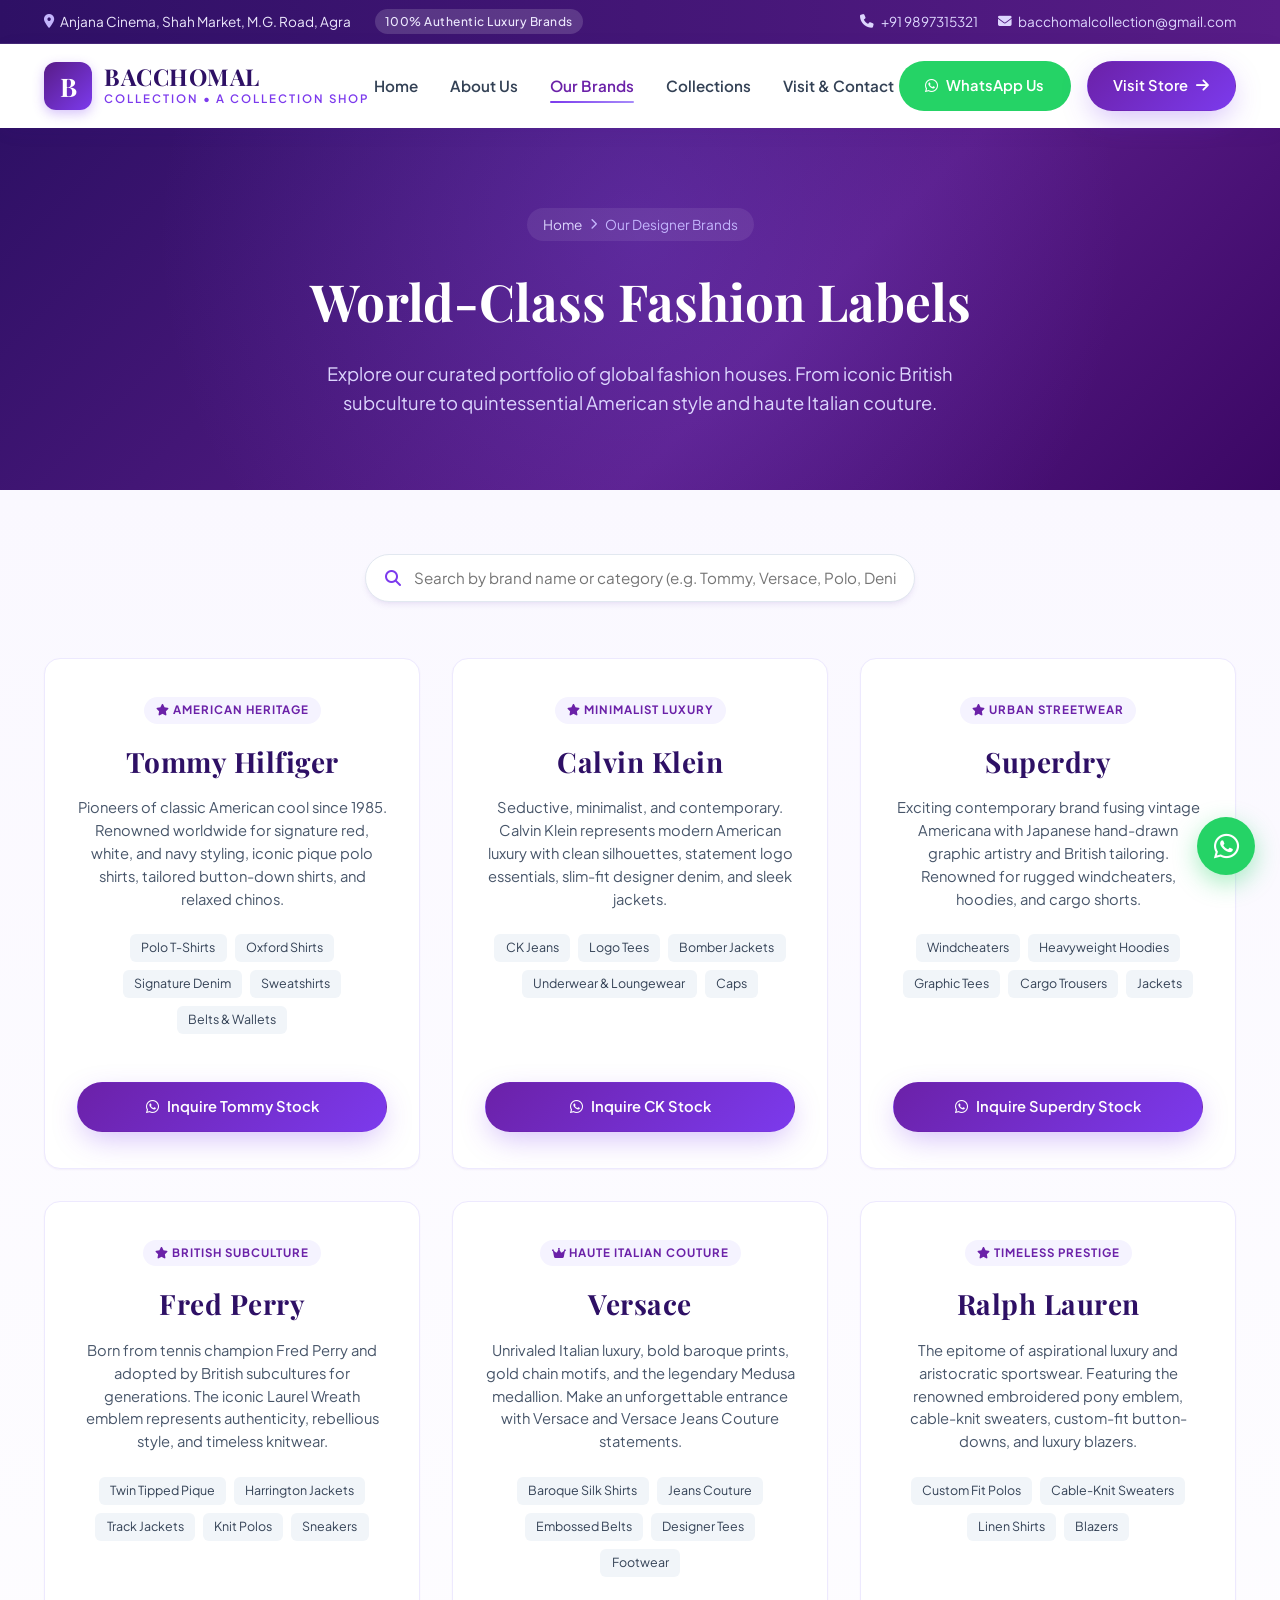
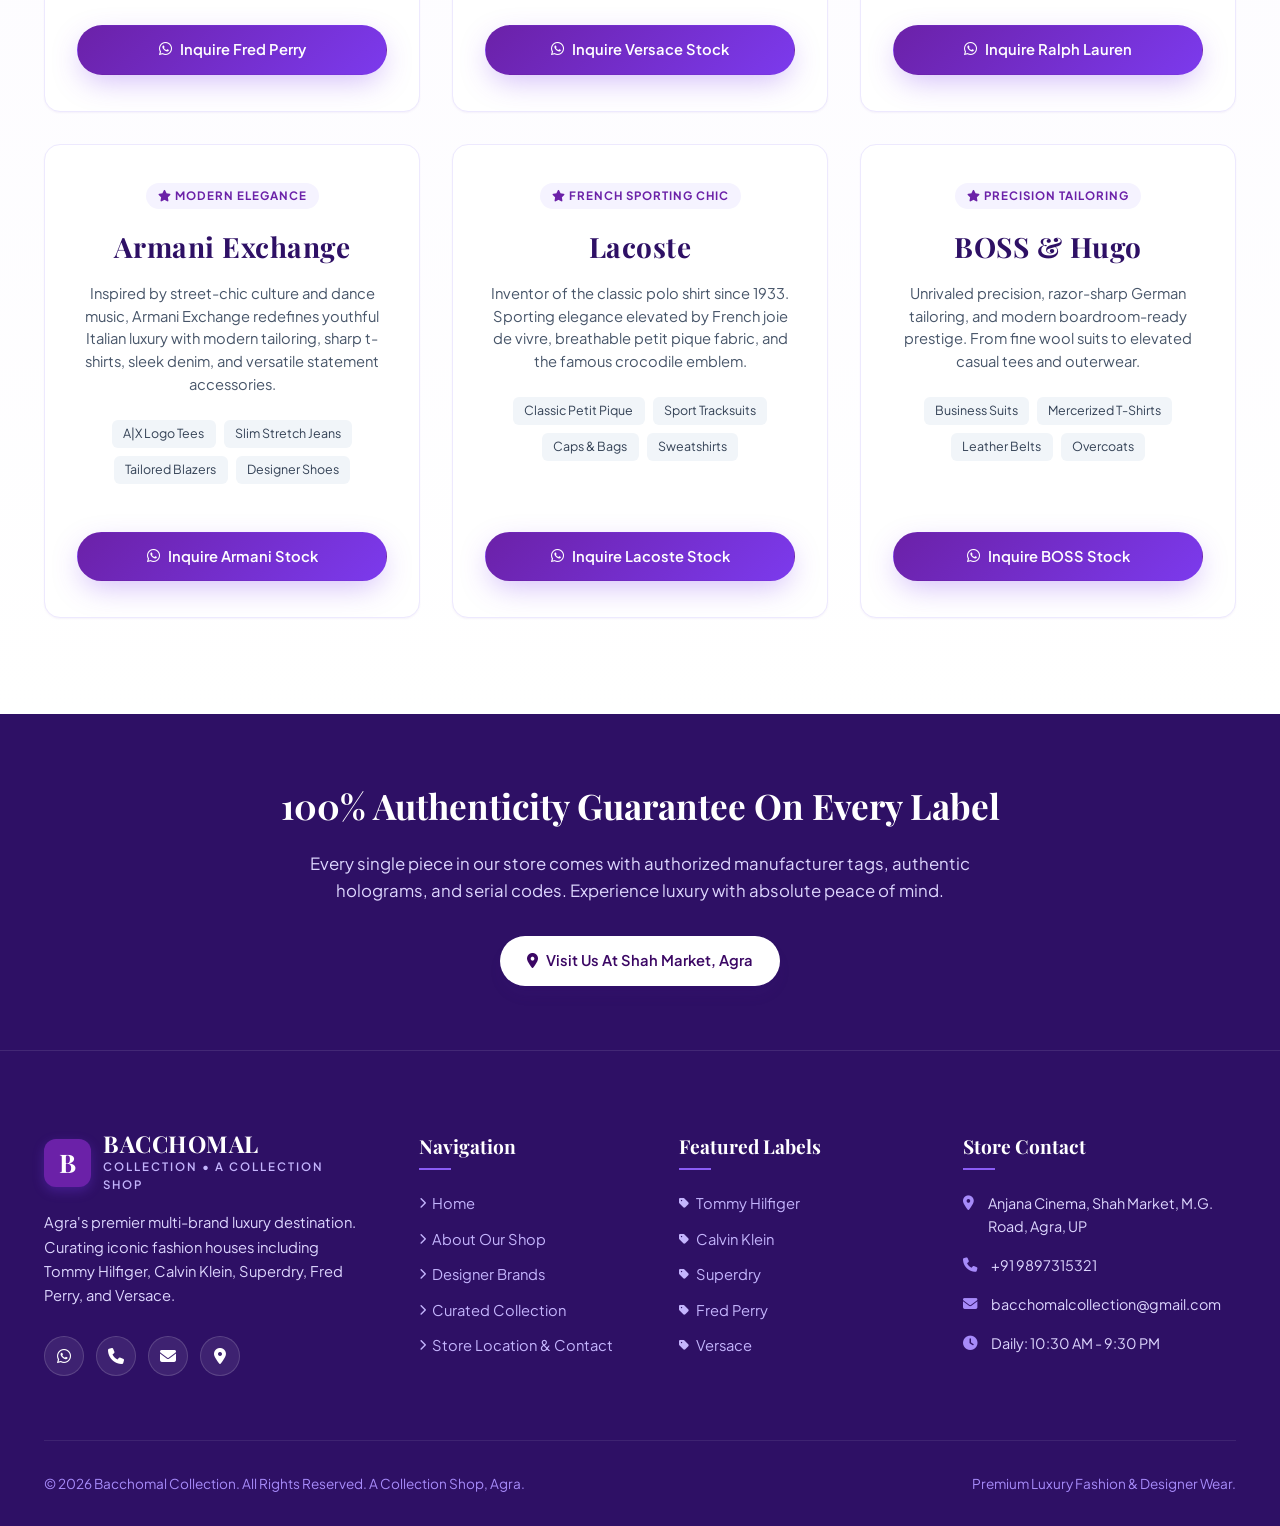
<file: brands.html>
<!DOCTYPE html>
<html lang="en">
<head>
  <meta charset="UTF-8">
  <meta name="viewport" content="width=device-width, initial-scale=1.0">
  <title>International Brands | Bacchomal Collection - Tommy Hilfiger, Calvin Klein, Superdry, Fred Perry, Versace</title>
  <meta name="description" content="Shop 100% genuine Tommy Hilfiger, Calvin Klein, Superdry, Fred Perry, Versace and more at Bacchomal Collection in Agra. Shah Market, M.G. Road.">
  
  <!-- Google Fonts -->
  <link rel="preconnect" href="https://fonts.googleapis.com">
  <link rel="preconnect" href="https://fonts.gstatic.com" crossorigin>
  <link href="https://fonts.googleapis.com/css2?family=Playfair+Display:ital,wght@0,500;0,600;0,700;0,800;1,600&family=Plus+Jakarta+Sans:wght@300;400;500;600;700;800&display=swap" rel="stylesheet">
  
  <!-- Font Awesome Icons -->
  <link rel="stylesheet" href="https://cdnjs.cloudflare.com/ajax/libs/font-awesome/6.5.1/css/all.min.css">
  
  <!-- Custom CSS -->
  <link rel="stylesheet" href="css/style.css">
</head>
<body>

  <!-- Top Announcement Bar -->
  <aside class="top-bar" aria-label="Announcement & Quick Contacts">
    <div class="container">
      <div class="top-bar-left">
        <span class="top-bar-item">
          <i class="fa-solid fa-location-dot"></i>
          <span>Anjana Cinema, Shah Market, M.G. Road, Agra</span>
        </span>
        <span class="top-badge">100% Authentic Luxury Brands</span>
      </div>
      <div class="top-bar-right">
        <a href="tel:9897315321" class="top-bar-link">
          <i class="fa-solid fa-phone"></i> +91 9897315321
        </a>
        <a href="mailto:bacchomalcollection@gmail.com" class="top-bar-link">
          <i class="fa-solid fa-envelope"></i> bacchomalcollection@gmail.com
        </a>
      </div>
    </div>
  </aside>

  <!-- Main Navigation Header -->
  <header class="site-header">
    <div class="container">
      <nav class="navbar">
        <a href="index.html" class="brand-logo">
          <div class="brand-emblem">B</div>
          <div class="brand-text">
            <span class="brand-title">BACCHOMAL</span>
            <span class="brand-subtitle">COLLECTION &bull; A COLLECTION SHOP</span>
          </div>
        </a>

        <ul class="nav-menu" id="navMenu">
          <li><a href="index.html" class="nav-link">Home</a></li>
          <li><a href="about.html" class="nav-link">About Us</a></li>
          <li><a href="brands.html" class="nav-link active">Our Brands</a></li>
          <li><a href="collections.html" class="nav-link">Collections</a></li>
          <li><a href="contact.html" class="nav-link">Visit & Contact</a></li>
        </ul>

        <div class="nav-actions">
          <a href="https://wa.me/919897315321?text=Hello%20Bacchomal%20Collection,%20I%20want%20to%20inquire%20about%20your%20brand%20inventory." target="_blank" rel="noopener" class="btn btn-whatsapp">
            <i class="fa-brands fa-whatsapp"></i> WhatsApp Us
          </a>
          <a href="contact.html" class="btn btn-primary">
            Visit Store <i class="fa-solid fa-arrow-right"></i>
          </a>
        </div>

        <button class="mobile-toggle" id="mobileToggle" aria-label="Toggle Navigation Menu">
          <i class="fa-solid fa-bars"></i>
        </button>
      </nav>
    </div>
  </header>

  <!-- Page Hero Header -->
  <section class="page-hero">
    <div class="container">
      <div class="breadcrumb">
        <a href="index.html">Home</a>
        <i class="fa-solid fa-chevron-right" style="font-size: 0.7rem;"></i>
        <span>Our Designer Brands</span>
      </div>
      <h1 class="page-hero-title">World-Class Fashion Labels</h1>
      <p class="page-hero-desc">
        Explore our curated portfolio of global fashion houses. From iconic British subculture to quintessential American style and haute Italian couture.
      </p>
    </div>
  </section>

  <!-- Brand Directory & Search -->
  <section class="brands-section" style="padding-top: 4rem;">
    <div class="container">
      <!-- Search Bar -->
      <div style="max-width: 550px; margin: 0 auto 3.5rem; position: relative;">
        <input 
          type="text" 
          id="brandSearch" 
          class="form-control" 
          placeholder="Search by brand name or category (e.g. Tommy, Versace, Polo, Denim)..." 
          style="padding-left: 3rem; border-radius: var(--radius-full); box-shadow: var(--shadow-md);"
        >
        <i class="fa-solid fa-magnifying-glass" style="position: absolute; left: 1.25rem; top: 50%; transform: translateY(-50%); color: var(--purple-600);"></i>
      </div>

      <div class="brands-grid">
        <!-- Brand 1: Tommy Hilfiger -->
        <div class="brand-card" id="tommy">
          <div class="brand-card-top">
            <span class="brand-badge"><i class="fa-solid fa-star"></i> American Heritage</span>
            <h2 class="brand-name">Tommy Hilfiger</h2>
            <p class="brand-desc">
              Pioneers of classic American cool since 1985. Renowned worldwide for signature red, white, and navy styling, iconic pique polo shirts, tailored button-down shirts, and relaxed chinos.
            </p>
            <div class="brand-tags">
              <span class="brand-tag-pill">Polo T-Shirts</span>
              <span class="brand-tag-pill">Oxford Shirts</span>
              <span class="brand-tag-pill">Signature Denim</span>
              <span class="brand-tag-pill">Sweatshirts</span>
              <span class="brand-tag-pill">Belts & Wallets</span>
            </div>
          </div>
          <div class="brand-action">
            <a href="https://wa.me/919897315321?text=Hi%20Bacchomal%20Collection,%20please%20share%20the%20available%20Tommy%20Hilfiger%20stock%20and%20sizes." target="_blank" rel="noopener" class="btn btn-primary" style="width: 100%;">
              <i class="fa-brands fa-whatsapp"></i> Inquire Tommy Stock
            </a>
          </div>
        </div>

        <!-- Brand 2: Calvin Klein -->
        <div class="brand-card" id="calvin">
          <div class="brand-card-top">
            <span class="brand-badge"><i class="fa-solid fa-star"></i> Minimalist Luxury</span>
            <h2 class="brand-name">Calvin Klein</h2>
            <p class="brand-desc">
              Seductive, minimalist, and contemporary. Calvin Klein represents modern American luxury with clean silhouettes, statement logo essentials, slim-fit designer denim, and sleek jackets.
            </p>
            <div class="brand-tags">
              <span class="brand-tag-pill">CK Jeans</span>
              <span class="brand-tag-pill">Logo Tees</span>
              <span class="brand-tag-pill">Bomber Jackets</span>
              <span class="brand-tag-pill">Underwear & Loungewear</span>
              <span class="brand-tag-pill">Caps</span>
            </div>
          </div>
          <div class="brand-action">
            <a href="https://wa.me/919897315321?text=Hi%20Bacchomal%20Collection,%20I%20am%20looking%20for%20Calvin%20Klein%20jeans%20and%20shirts." target="_blank" rel="noopener" class="btn btn-primary" style="width: 100%;">
              <i class="fa-brands fa-whatsapp"></i> Inquire CK Stock
            </a>
          </div>
        </div>

        <!-- Brand 3: Superdry -->
        <div class="brand-card" id="superdry">
          <div class="brand-card-top">
            <span class="brand-badge"><i class="fa-solid fa-star"></i> Urban Streetwear</span>
            <h2 class="brand-name">Superdry</h2>
            <p class="brand-desc">
              Exciting contemporary brand fusing vintage Americana with Japanese hand-drawn graphic artistry and British tailoring. Renowned for rugged windcheaters, hoodies, and cargo shorts.
            </p>
            <div class="brand-tags">
              <span class="brand-tag-pill">Windcheaters</span>
              <span class="brand-tag-pill">Heavyweight Hoodies</span>
              <span class="brand-tag-pill">Graphic Tees</span>
              <span class="brand-tag-pill">Cargo Trousers</span>
              <span class="brand-tag-pill">Jackets</span>
            </div>
          </div>
          <div class="brand-action">
            <a href="https://wa.me/919897315321?text=Hi%20Bacchomal%20Collection,%20do%20you%20have%20Superdry%20jackets%20and%20hoodies%20available?" target="_blank" rel="noopener" class="btn btn-primary" style="width: 100%;">
              <i class="fa-brands fa-whatsapp"></i> Inquire Superdry Stock
            </a>
          </div>
        </div>

        <!-- Brand 4: Fred Perry -->
        <div class="brand-card" id="fredperry">
          <div class="brand-card-top">
            <span class="brand-badge"><i class="fa-solid fa-star"></i> British Subculture</span>
            <h2 class="brand-name">Fred Perry</h2>
            <p class="brand-desc">
              Born from tennis champion Fred Perry and adopted by British subcultures for generations. The iconic Laurel Wreath emblem represents authenticity, rebellious style, and timeless knitwear.
            </p>
            <div class="brand-tags">
              <span class="brand-tag-pill">Twin Tipped Pique</span>
              <span class="brand-tag-pill">Harrington Jackets</span>
              <span class="brand-tag-pill">Track Jackets</span>
              <span class="brand-tag-pill">Knit Polos</span>
              <span class="brand-tag-pill">Sneakers</span>
            </div>
          </div>
          <div class="brand-action">
            <a href="https://wa.me/919897315321?text=Hi%20Bacchomal%20Collection,%20please%20share%20available%20Fred%20Perry%20polo%20colors%20and%20sizes." target="_blank" rel="noopener" class="btn btn-primary" style="width: 100%;">
              <i class="fa-brands fa-whatsapp"></i> Inquire Fred Perry
            </a>
          </div>
        </div>

        <!-- Brand 5: Versace -->
        <div class="brand-card" id="versace">
          <div class="brand-card-top">
            <span class="brand-badge"><i class="fa-solid fa-crown"></i> Haute Italian Couture</span>
            <h2 class="brand-name">Versace</h2>
            <p class="brand-desc">
              Unrivaled Italian luxury, bold baroque prints, gold chain motifs, and the legendary Medusa medallion. Make an unforgettable entrance with Versace and Versace Jeans Couture statements.
            </p>
            <div class="brand-tags">
              <span class="brand-tag-pill">Baroque Silk Shirts</span>
              <span class="brand-tag-pill">Jeans Couture</span>
              <span class="brand-tag-pill">Embossed Belts</span>
              <span class="brand-tag-pill">Designer Tees</span>
              <span class="brand-tag-pill">Footwear</span>
            </div>
          </div>
          <div class="brand-action">
            <a href="https://wa.me/919897315321?text=Hi%20Bacchomal%20Collection,%20I%20am%20interested%20in%20Versace%20couture%20apparel%20and%20accessories." target="_blank" rel="noopener" class="btn btn-primary" style="width: 100%;">
              <i class="fa-brands fa-whatsapp"></i> Inquire Versace Stock
            </a>
          </div>
        </div>

        <!-- Brand 6: Ralph Lauren -->
        <div class="brand-card" id="ralphlauren">
          <div class="brand-card-top">
            <span class="brand-badge"><i class="fa-solid fa-star"></i> Timeless Prestige</span>
            <h2 class="brand-name">Ralph Lauren</h2>
            <p class="brand-desc">
              The epitome of aspirational luxury and aristocratic sportswear. Featuring the renowned embroidered pony emblem, cable-knit sweaters, custom-fit button-downs, and luxury blazers.
            </p>
            <div class="brand-tags">
              <span class="brand-tag-pill">Custom Fit Polos</span>
              <span class="brand-tag-pill">Cable-Knit Sweaters</span>
              <span class="brand-tag-pill">Linen Shirts</span>
              <span class="brand-tag-pill">Blazers</span>
            </div>
          </div>
          <div class="brand-action">
            <a href="https://wa.me/919897315321?text=Hi%20Bacchomal%20Collection,%20I%20would%20like%20to%20know%20about%20Ralph%20Lauren%20options." target="_blank" rel="noopener" class="btn btn-primary" style="width: 100%;">
              <i class="fa-brands fa-whatsapp"></i> Inquire Ralph Lauren
            </a>
          </div>
        </div>

        <!-- Brand 7: Armani Exchange -->
        <div class="brand-card" id="armani">
          <div class="brand-card-top">
            <span class="brand-badge"><i class="fa-solid fa-star"></i> Modern Elegance</span>
            <h2 class="brand-name">Armani Exchange</h2>
            <p class="brand-desc">
              Inspired by street-chic culture and dance music, Armani Exchange redefines youthful Italian luxury with modern tailoring, sharp t-shirts, sleek denim, and versatile statement accessories.
            </p>
            <div class="brand-tags">
              <span class="brand-tag-pill">A|X Logo Tees</span>
              <span class="brand-tag-pill">Slim Stretch Jeans</span>
              <span class="brand-tag-pill">Tailored Blazers</span>
              <span class="brand-tag-pill">Designer Shoes</span>
            </div>
          </div>
          <div class="brand-action">
            <a href="https://wa.me/919897315321?text=Hi%20Bacchomal%20Collection,%20I'm%20interested%20in%20Armani%20Exchange%20collections." target="_blank" rel="noopener" class="btn btn-primary" style="width: 100%;">
              <i class="fa-brands fa-whatsapp"></i> Inquire Armani Stock
            </a>
          </div>
        </div>

        <!-- Brand 8: Lacoste -->
        <div class="brand-card" id="lacoste">
          <div class="brand-card-top">
            <span class="brand-badge"><i class="fa-solid fa-star"></i> French Sporting Chic</span>
            <h2 class="brand-name">Lacoste</h2>
            <p class="brand-desc">
              Inventor of the classic polo shirt since 1933. Sporting elegance elevated by French joie de vivre, breathable petit pique fabric, and the famous crocodile emblem.
            </p>
            <div class="brand-tags">
              <span class="brand-tag-pill">Classic Petit Pique</span>
              <span class="brand-tag-pill">Sport Tracksuits</span>
              <span class="brand-tag-pill">Caps & Bags</span>
              <span class="brand-tag-pill">Sweatshirts</span>
            </div>
          </div>
          <div class="brand-action">
            <a href="https://wa.me/919897315321?text=Hi%20Bacchomal%20Collection,%20what%20Lacoste%20polos%20and%20sizes%20are%20in%20store?" target="_blank" rel="noopener" class="btn btn-primary" style="width: 100%;">
              <i class="fa-brands fa-whatsapp"></i> Inquire Lacoste Stock
            </a>
          </div>
        </div>

        <!-- Brand 9: Hugo Boss -->
        <div class="brand-card" id="boss">
          <div class="brand-card-top">
            <span class="brand-badge"><i class="fa-solid fa-star"></i> Precision Tailoring</span>
            <h2 class="brand-name">BOSS & Hugo</h2>
            <p class="brand-desc">
              Unrivaled precision, razor-sharp German tailoring, and modern boardroom-ready prestige. From fine wool suits to elevated casual tees and outerwear.
            </p>
            <div class="brand-tags">
              <span class="brand-tag-pill">Business Suits</span>
              <span class="brand-tag-pill">Mercerized T-Shirts</span>
              <span class="brand-tag-pill">Leather Belts</span>
              <span class="brand-tag-pill">Overcoats</span>
            </div>
          </div>
          <div class="brand-action">
            <a href="https://wa.me/919897315321?text=Hi%20Bacchomal%20Collection,%20I%20would%20like%20to%20inquire%20about%20BOSS%20collection." target="_blank" rel="noopener" class="btn btn-primary" style="width: 100%;">
              <i class="fa-brands fa-whatsapp"></i> Inquire BOSS Stock
            </a>
          </div>
        </div>
      </div>
    </div>
  </section>

  <!-- Authenticity Assurance Strip -->
  <section class="features-section" style="padding: 4rem 0;">
    <div class="container" style="text-align: center;">
      <h2 style="font-family: var(--font-serif); font-size: 2.2rem; margin-bottom: 1rem; color: var(--white);">
        100% Authenticity Guarantee On Every Label
      </h2>
      <p style="color: var(--purple-200); max-width: 700px; margin: 0 auto 2rem; font-size: 1.05rem;">
        Every single piece in our store comes with authorized manufacturer tags, authentic holograms, and serial codes. Experience luxury with absolute peace of mind.
      </p>
      <a href="contact.html" class="btn btn-white">
        <i class="fa-solid fa-location-dot"></i> Visit Us At Shah Market, Agra
      </a>
    </div>
  </section>

  <!-- Floating WhatsApp Quick Button -->
  <a href="https://wa.me/919897315321?text=Hello%20Bacchomal%20Collection,%20I%20would%20like%20to%20inquire%20about%20your%20collection." target="_blank" rel="noopener" class="floating-whatsapp" aria-label="Chat with us on WhatsApp">
    <i class="fa-brands fa-whatsapp"></i>
    <span class="whatsapp-tooltip">Chat on WhatsApp</span>
  </a>

  <!-- Footer -->
  <footer class="site-footer">
    <div class="container">
      <div class="footer-grid">
        <div class="footer-brand">
          <div class="brand-logo" style="margin-bottom: 1rem;">
            <div class="brand-emblem" style="background: var(--purple-700);">B</div>
            <div class="brand-text">
              <span class="brand-title" style="color: var(--white);">BACCHOMAL</span>
              <span class="brand-subtitle" style="color: var(--purple-300);">COLLECTION &bull; A COLLECTION SHOP</span>
            </div>
          </div>
          <p>
            Agra's premier multi-brand luxury destination. Curating iconic fashion houses including Tommy Hilfiger, Calvin Klein, Superdry, Fred Perry, and Versace.
          </p>
          <div class="footer-socials">
            <a href="https://wa.me/919897315321" target="_blank" rel="noopener" class="social-circle" aria-label="WhatsApp"><i class="fa-brands fa-whatsapp"></i></a>
            <a href="tel:9897315321" class="social-circle" aria-label="Phone"><i class="fa-solid fa-phone"></i></a>
            <a href="mailto:bacchomalcollection@gmail.com" class="social-circle" aria-label="Email"><i class="fa-solid fa-envelope"></i></a>
            <a href="https://maps.google.com/?q=Shah+Market+MG+Road+Agra" target="_blank" rel="noopener" class="social-circle" aria-label="Location"><i class="fa-solid fa-location-dot"></i></a>
          </div>
        </div>

        <div class="footer-col">
          <h4>Navigation</h4>
          <div class="footer-links">
            <a href="index.html"><i class="fa-solid fa-chevron-right" style="font-size: 0.7rem;"></i> Home</a>
            <a href="about.html"><i class="fa-solid fa-chevron-right" style="font-size: 0.7rem;"></i> About Our Shop</a>
            <a href="brands.html"><i class="fa-solid fa-chevron-right" style="font-size: 0.7rem;"></i> Designer Brands</a>
            <a href="collections.html"><i class="fa-solid fa-chevron-right" style="font-size: 0.7rem;"></i> Curated Collection</a>
            <a href="contact.html"><i class="fa-solid fa-chevron-right" style="font-size: 0.7rem;"></i> Store Location & Contact</a>
          </div>
        </div>

        <div class="footer-col">
          <h4>Featured Labels</h4>
          <div class="footer-links">
            <a href="#tommy"><i class="fa-solid fa-tag" style="font-size: 0.7rem;"></i> Tommy Hilfiger</a>
            <a href="#calvin"><i class="fa-solid fa-tag" style="font-size: 0.7rem;"></i> Calvin Klein</a>
            <a href="#superdry"><i class="fa-solid fa-tag" style="font-size: 0.7rem;"></i> Superdry</a>
            <a href="#fredperry"><i class="fa-solid fa-tag" style="font-size: 0.7rem;"></i> Fred Perry</a>
            <a href="#versace"><i class="fa-solid fa-tag" style="font-size: 0.7rem;"></i> Versace</a>
          </div>
        </div>

        <div class="footer-col">
          <h4>Store Contact</h4>
          <div class="footer-contact-item">
            <i class="fa-solid fa-location-dot"></i>
            <span>Anjana Cinema, Shah Market, M.G. Road, Agra, UP</span>
          </div>
          <div class="footer-contact-item">
            <i class="fa-solid fa-phone"></i>
            <a href="tel:9897315321">+91 9897315321</a>
          </div>
          <div class="footer-contact-item">
            <i class="fa-solid fa-envelope"></i>
            <a href="mailto:bacchomalcollection@gmail.com">bacchomalcollection@gmail.com</a>
          </div>
          <div class="footer-contact-item">
            <i class="fa-solid fa-clock"></i>
            <span>Daily: 10:30 AM - 9:30 PM</span>
          </div>
        </div>
      </div>

      <div class="footer-bottom">
        <p>&copy; 2026 Bacchomal Collection. All Rights Reserved. A Collection Shop, Agra.</p>
        <p>Premium Luxury Fashion & Designer Wear.</p>
      </div>
    </div>
  </footer>

  <script src="js/main.js"></script>
</body>
</html>
</file>
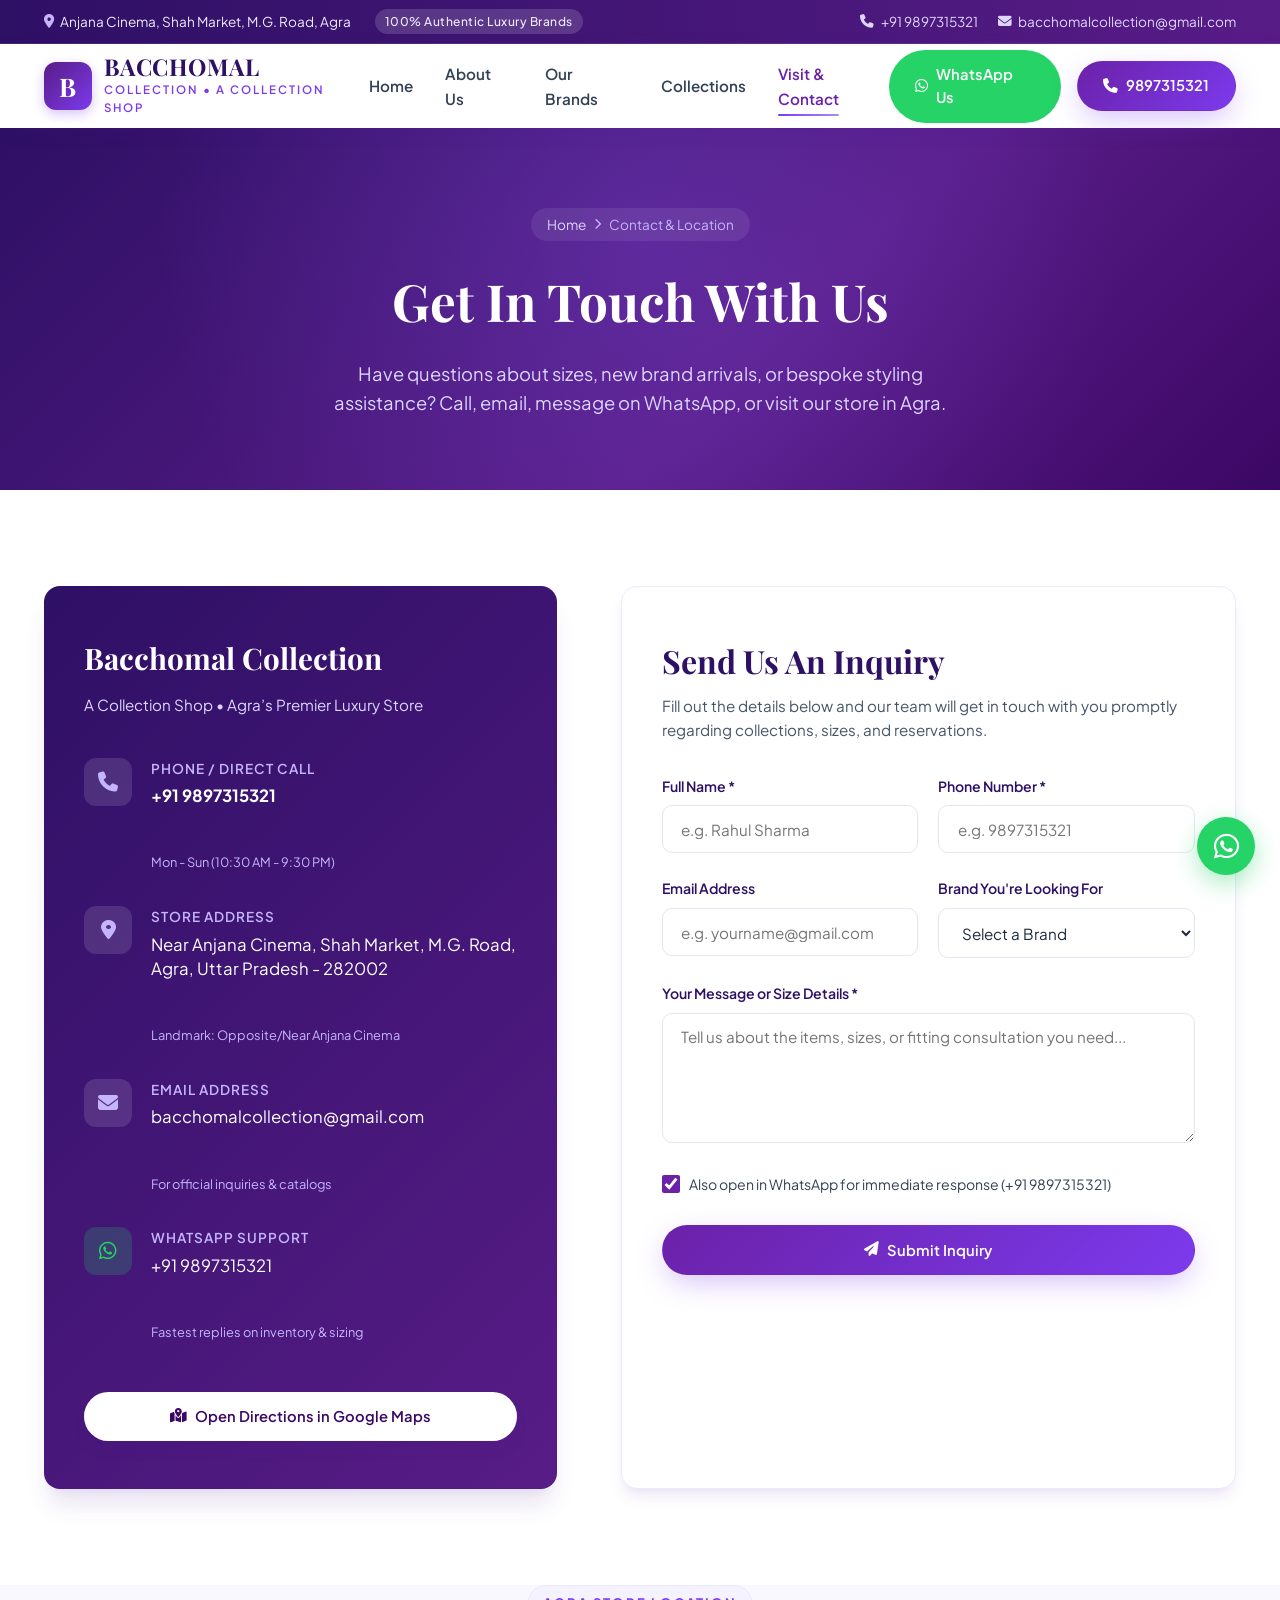
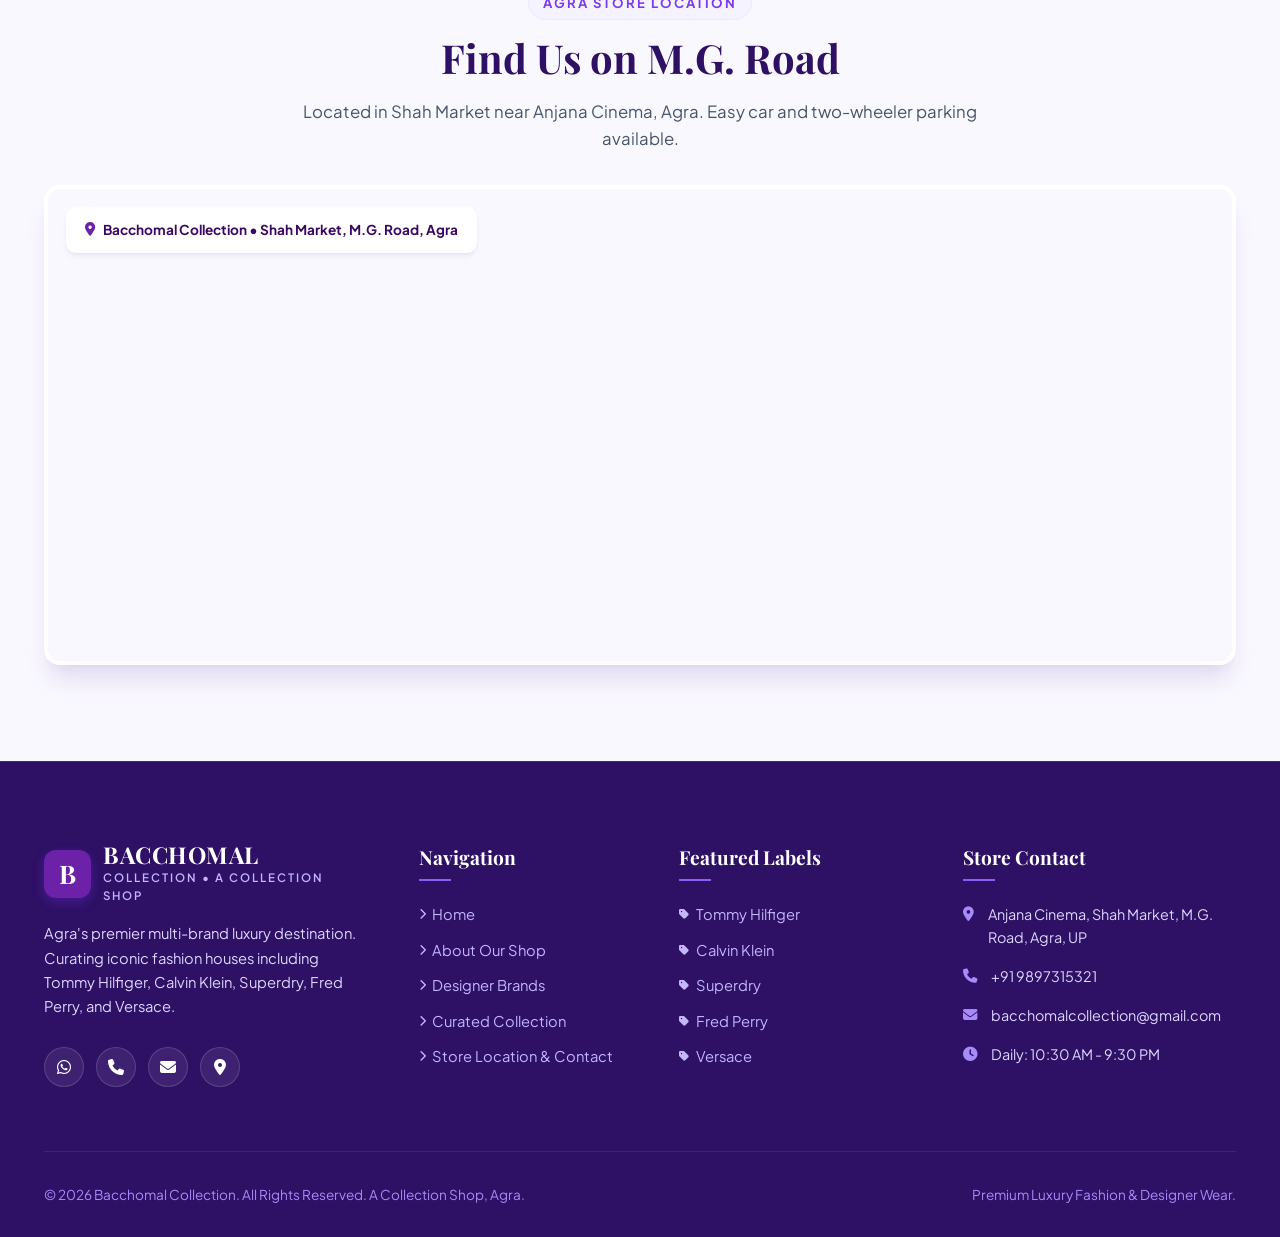
<file: contact.html>
<!DOCTYPE html>
<html lang="en">
<head>
  <meta charset="UTF-8">
  <meta name="viewport" content="width=device-width, initial-scale=1.0">
  <title>Contact Us & Store Location | Bacchomal Collection - Shah Market, M.G. Road, Agra</title>
  <meta name="description" content="Contact Bacchomal Collection in Agra. Call 9897315321 or visit our store at Anjana Cinema, Shah Market, M.G. Road, Agra. Email: bacchomalcollection@gmail.com">
  
  <!-- Google Fonts -->
  <link rel="preconnect" href="https://fonts.googleapis.com">
  <link rel="preconnect" href="https://fonts.gstatic.com" crossorigin>
  <link href="https://fonts.googleapis.com/css2?family=Playfair+Display:ital,wght@0,500;0,600;0,700;0,800;1,600&family=Plus+Jakarta+Sans:wght@300;400;500;600;700;800&display=swap" rel="stylesheet">
  
  <!-- Font Awesome Icons -->
  <link rel="stylesheet" href="https://cdnjs.cloudflare.com/ajax/libs/font-awesome/6.5.1/css/all.min.css">
  
  <!-- Custom CSS -->
  <link rel="stylesheet" href="css/style.css">
</head>
<body>

  <!-- Top Announcement Bar -->
  <aside class="top-bar" aria-label="Announcement & Quick Contacts">
    <div class="container">
      <div class="top-bar-left">
        <span class="top-bar-item">
          <i class="fa-solid fa-location-dot"></i>
          <span>Anjana Cinema, Shah Market, M.G. Road, Agra</span>
        </span>
        <span class="top-badge">100% Authentic Luxury Brands</span>
      </div>
      <div class="top-bar-right">
        <a href="tel:9897315321" class="top-bar-link">
          <i class="fa-solid fa-phone"></i> +91 9897315321
        </a>
        <a href="mailto:bacchomalcollection@gmail.com" class="top-bar-link">
          <i class="fa-solid fa-envelope"></i> bacchomalcollection@gmail.com
        </a>
      </div>
    </div>
  </aside>

  <!-- Main Navigation Header -->
  <header class="site-header">
    <div class="container">
      <nav class="navbar">
        <a href="index.html" class="brand-logo">
          <div class="brand-emblem">B</div>
          <div class="brand-text">
            <span class="brand-title">BACCHOMAL</span>
            <span class="brand-subtitle">COLLECTION &bull; A COLLECTION SHOP</span>
          </div>
        </a>

        <ul class="nav-menu" id="navMenu">
          <li><a href="index.html" class="nav-link">Home</a></li>
          <li><a href="about.html" class="nav-link">About Us</a></li>
          <li><a href="brands.html" class="nav-link">Our Brands</a></li>
          <li><a href="collections.html" class="nav-link">Collections</a></li>
          <li><a href="contact.html" class="nav-link active">Visit & Contact</a></li>
        </ul>

        <div class="nav-actions">
          <a href="https://wa.me/919897315321?text=Hello%20Bacchomal%20Collection,%20I%20have%20an%20inquiry." target="_blank" rel="noopener" class="btn btn-whatsapp">
            <i class="fa-brands fa-whatsapp"></i> WhatsApp Us
          </a>
          <a href="tel:9897315321" class="btn btn-primary">
            <i class="fa-solid fa-phone"></i> 9897315321
          </a>
        </div>

        <button class="mobile-toggle" id="mobileToggle" aria-label="Toggle Navigation Menu">
          <i class="fa-solid fa-bars"></i>
        </button>
      </nav>
    </div>
  </header>

  <!-- Page Hero Header -->
  <section class="page-hero">
    <div class="container">
      <div class="breadcrumb">
        <a href="index.html">Home</a>
        <i class="fa-solid fa-chevron-right" style="font-size: 0.7rem;"></i>
        <span>Contact & Location</span>
      </div>
      <h1 class="page-hero-title">Get In Touch With Us</h1>
      <p class="page-hero-desc">
        Have questions about sizes, new brand arrivals, or bespoke styling assistance? Call, email, message on WhatsApp, or visit our store in Agra.
      </p>
    </div>
  </section>

  <!-- Contact & Form Section -->
  <section class="contact-section">
    <div class="container">
      <div class="contact-layout">
        
        <!-- Store Information Card -->
        <div class="contact-card-box">
          <h3>Bacchomal Collection</h3>
          <p>A Collection Shop &bull; Agra’s Premier Luxury Store</p>

          <div class="contact-details-stack">
            <!-- Phone -->
            <div class="contact-detail-row">
              <div class="contact-icon-bubble">
                <i class="fa-solid fa-phone"></i>
              </div>
              <div class="contact-detail-text">
                <h4>Phone / Direct Call</h4>
                <p><a href="tel:9897315321"><strong>+91 9897315321</strong></a></p>
                <span style="font-size: 0.8rem; color: var(--purple-300);">Mon - Sun (10:30 AM - 9:30 PM)</span>
              </div>
            </div>

            <!-- Address -->
            <div class="contact-detail-row">
              <div class="contact-icon-bubble">
                <i class="fa-solid fa-location-dot"></i>
              </div>
              <div class="contact-detail-text">
                <h4>Store Address</h4>
                <p>Near Anjana Cinema, Shah Market, M.G. Road, Agra, Uttar Pradesh - 282002</p>
                <span style="font-size: 0.8rem; color: var(--purple-300);">Landmark: Opposite/Near Anjana Cinema</span>
              </div>
            </div>

            <!-- Email -->
            <div class="contact-detail-row">
              <div class="contact-icon-bubble">
                <i class="fa-solid fa-envelope"></i>
              </div>
              <div class="contact-detail-text">
                <h4>Email Address</h4>
                <p><a href="mailto:bacchomalcollection@gmail.com">bacchomalcollection@gmail.com</a></p>
                <span style="font-size: 0.8rem; color: var(--purple-300);">For official inquiries & catalogs</span>
              </div>
            </div>

            <!-- WhatsApp -->
            <div class="contact-detail-row">
              <div class="contact-icon-bubble" style="background: rgba(37, 211, 102, 0.2); color: #25d366;">
                <i class="fa-brands fa-whatsapp"></i>
              </div>
              <div class="contact-detail-text">
                <h4>WhatsApp Support</h4>
                <p><a href="https://wa.me/919897315321?text=Hello%20Bacchomal%20Collection,%20I%20have%20an%20inquiry." target="_blank" rel="noopener">+91 9897315321</a></p>
                <span style="font-size: 0.8rem; color: var(--purple-300);">Fastest replies on inventory & sizing</span>
              </div>
            </div>
          </div>

          <!-- Quick Directions Button -->
          <a href="https://maps.google.com/?q=Shah+Market+MG+Road+Agra" target="_blank" rel="noopener" class="btn btn-white" style="width: 100%;">
            <i class="fa-solid fa-map-location-dot"></i> Open Directions in Google Maps
          </a>
        </div>

        <!-- Contact / Consultation Inquiry Form -->
        <div class="contact-form-container">
          <h2 style="font-family: var(--font-serif); font-size: 2rem; color: var(--purple-950); margin-bottom: 0.5rem;">
            Send Us An Inquiry
          </h2>
          <p style="color: var(--gray-600); margin-bottom: 2rem; font-size: 0.95rem;">
            Fill out the details below and our team will get in touch with you promptly regarding collections, sizes, and reservations.
          </p>

          <!-- Success Alert -->
          <div class="alert-success" id="formSuccess">
            <i class="fa-solid fa-circle-check" style="font-size: 1.25rem;"></i>
            <div>
              <strong>Thank you!</strong> Your message has been received. Our team will contact you shortly.
            </div>
          </div>

          <form id="contactForm">
            <div class="form-row">
              <div class="form-group">
                <label for="name" class="form-label">Full Name *</label>
                <input type="text" id="name" class="form-control" placeholder="e.g. Rahul Sharma" required>
              </div>

              <div class="form-group">
                <label for="phone" class="form-label">Phone Number *</label>
                <input type="tel" id="phone" class="form-control" placeholder="e.g. 9897315321" required>
              </div>
            </div>

            <div class="form-row">
              <div class="form-group">
                <label for="email" class="form-label">Email Address</label>
                <input type="email" id="email" class="form-control" placeholder="e.g. yourname@gmail.com">
              </div>

              <div class="form-group">
                <label for="brandInterest" class="form-label">Brand You're Looking For</label>
                <select id="brandInterest" class="form-control">
                  <option value="">Select a Brand</option>
                  <option value="Tommy Hilfiger">Tommy Hilfiger</option>
                  <option value="Calvin Klein">Calvin Klein</option>
                  <option value="Superdry">Superdry</option>
                  <option value="Fred Perry">Fred Perry</option>
                  <option value="Versace">Versace</option>
                  <option value="Ralph Lauren">Ralph Lauren</option>
                  <option value="Armani Exchange">Armani Exchange</option>
                  <option value="Lacoste">Lacoste</option>
                  <option value="General Luxury Inquiry">General Luxury Inquiry</option>
                </select>
              </div>
            </div>

            <div class="form-group">
              <label for="message" class="form-label">Your Message or Size Details *</label>
              <textarea id="message" class="form-control" placeholder="Tell us about the items, sizes, or fitting consultation you need..." required></textarea>
            </div>

            <!-- Checkbox to also open WhatsApp -->
            <div class="form-group" style="display: flex; align-items: center; gap: 0.6rem; margin-bottom: 1.8rem;">
              <input type="checkbox" id="sendToWhatsAppCheck" checked style="width: 18px; height: 18px; accent-color: var(--purple-700);">
              <label for="sendToWhatsAppCheck" style="font-size: 0.88rem; color: var(--gray-700); cursor: pointer;">
                Also open in WhatsApp for immediate response (+91 9897315321)
              </label>
            </div>

            <button type="submit" class="btn btn-primary" style="width: 100%; padding: 0.95rem;">
              <i class="fa-solid fa-paper-plane"></i> Submit Inquiry
            </button>
          </form>
        </div>

      </div>
    </div>
  </section>

  <!-- Interactive Map & Directions Section -->
  <section class="location-section" style="padding-top: 0;">
    <div class="container">
      <div class="section-header" style="margin-bottom: 2rem;">
        <span class="section-tag">Agra Store Location</span>
        <h2 class="section-title">Find Us on M.G. Road</h2>
        <p class="section-subtitle">
          Located in Shah Market near Anjana Cinema, Agra. Easy car and two-wheeler parking available.
        </p>
      </div>

      <div class="map-card">
        <div class="map-overlay-badge">
          <i class="fa-solid fa-location-dot" style="color: var(--purple-700);"></i>
          Bacchomal Collection &bull; Shah Market, M.G. Road, Agra
        </div>
        <iframe 
          title="Bacchomal Collection Location on Map"
          src="https://www.google.com/maps/embed?pb=!1m18!1m12!1m3!1d3549.3364969248446!2d78.0061!3d27.1812!2m3!1f0!2f0!3f0!3m2!1i1024!2i768!4f13.1!3m3!1m2!1s0x39747754f9a56e91%3A0x6b87693952a65d77!2sShah%20Market%2C%20MG%20Road%2C%20Agra%2C%20Uttar%20Pradesh!5e0!3m2!1sen!2sin!4v1700000000000!5m2!1sen!2sin" 
          loading="lazy" 
          referrerpolicy="no-referrer-when-downgrade">
        </iframe>
      </div>
    </div>
  </section>

  <!-- Floating WhatsApp Quick Button -->
  <a href="https://wa.me/919897315321?text=Hello%20Bacchomal%20Collection,%20I%20would%20like%20to%20inquire%20about%20your%20collection." target="_blank" rel="noopener" class="floating-whatsapp" aria-label="Chat with us on WhatsApp">
    <i class="fa-brands fa-whatsapp"></i>
    <span class="whatsapp-tooltip">Chat on WhatsApp</span>
  </a>

  <!-- Footer -->
  <footer class="site-footer">
    <div class="container">
      <div class="footer-grid">
        <div class="footer-brand">
          <div class="brand-logo" style="margin-bottom: 1rem;">
            <div class="brand-emblem" style="background: var(--purple-700);">B</div>
            <div class="brand-text">
              <span class="brand-title" style="color: var(--white);">BACCHOMAL</span>
              <span class="brand-subtitle" style="color: var(--purple-300);">COLLECTION &bull; A COLLECTION SHOP</span>
            </div>
          </div>
          <p>
            Agra's premier multi-brand luxury destination. Curating iconic fashion houses including Tommy Hilfiger, Calvin Klein, Superdry, Fred Perry, and Versace.
          </p>
          <div class="footer-socials">
            <a href="https://wa.me/919897315321" target="_blank" rel="noopener" class="social-circle" aria-label="WhatsApp"><i class="fa-brands fa-whatsapp"></i></a>
            <a href="tel:9897315321" class="social-circle" aria-label="Phone"><i class="fa-solid fa-phone"></i></a>
            <a href="mailto:bacchomalcollection@gmail.com" class="social-circle" aria-label="Email"><i class="fa-solid fa-envelope"></i></a>
            <a href="https://maps.google.com/?q=Shah+Market+MG+Road+Agra" target="_blank" rel="noopener" class="social-circle" aria-label="Location"><i class="fa-solid fa-location-dot"></i></a>
          </div>
        </div>

        <div class="footer-col">
          <h4>Navigation</h4>
          <div class="footer-links">
            <a href="index.html"><i class="fa-solid fa-chevron-right" style="font-size: 0.7rem;"></i> Home</a>
            <a href="about.html"><i class="fa-solid fa-chevron-right" style="font-size: 0.7rem;"></i> About Our Shop</a>
            <a href="brands.html"><i class="fa-solid fa-chevron-right" style="font-size: 0.7rem;"></i> Designer Brands</a>
            <a href="collections.html"><i class="fa-solid fa-chevron-right" style="font-size: 0.7rem;"></i> Curated Collection</a>
            <a href="contact.html"><i class="fa-solid fa-chevron-right" style="font-size: 0.7rem;"></i> Store Location & Contact</a>
          </div>
        </div>

        <div class="footer-col">
          <h4>Featured Labels</h4>
          <div class="footer-links">
            <a href="brands.html#tommy"><i class="fa-solid fa-tag" style="font-size: 0.7rem;"></i> Tommy Hilfiger</a>
            <a href="brands.html#calvin"><i class="fa-solid fa-tag" style="font-size: 0.7rem;"></i> Calvin Klein</a>
            <a href="brands.html#superdry"><i class="fa-solid fa-tag" style="font-size: 0.7rem;"></i> Superdry</a>
            <a href="brands.html#fredperry"><i class="fa-solid fa-tag" style="font-size: 0.7rem;"></i> Fred Perry</a>
            <a href="brands.html#versace"><i class="fa-solid fa-tag" style="font-size: 0.7rem;"></i> Versace</a>
          </div>
        </div>

        <div class="footer-col">
          <h4>Store Contact</h4>
          <div class="footer-contact-item">
            <i class="fa-solid fa-location-dot"></i>
            <span>Anjana Cinema, Shah Market, M.G. Road, Agra, UP</span>
          </div>
          <div class="footer-contact-item">
            <i class="fa-solid fa-phone"></i>
            <a href="tel:9897315321">+91 9897315321</a>
          </div>
          <div class="footer-contact-item">
            <i class="fa-solid fa-envelope"></i>
            <a href="mailto:bacchomalcollection@gmail.com">bacchomalcollection@gmail.com</a>
          </div>
          <div class="footer-contact-item">
            <i class="fa-solid fa-clock"></i>
            <span>Daily: 10:30 AM - 9:30 PM</span>
          </div>
        </div>
      </div>

      <div class="footer-bottom">
        <p>&copy; 2026 Bacchomal Collection. All Rights Reserved. A Collection Shop, Agra.</p>
        <p>Premium Luxury Fashion & Designer Wear.</p>
      </div>
    </div>
  </footer>

  <script src="js/main.js"></script>
</body>
</html>
</file>
<file: css/style.css>
/* ==========================================================================
   BACCHOMAL COLLECTION - Premium Luxury & Multi-Brand Store
   Theme: Royal Purple & Crisp White Luxury Aesthetic
   ========================================================================== */

:root {
  /* Purple Palette */
  --purple-950: #2e1065;
  --purple-900: #3b0764;
  --purple-800: #581c87;
  --purple-700: #6b21a8;
  --purple-600: #7c3aed;
  --purple-500: #8b5cf6;
  --purple-400: #a78bfa;
  --purple-300: #c4b5fd;
  --purple-200: #ddd6fe;
  --purple-100: #ede9fe;
  --purple-50:  #f5f3ff;
  --purple-bg:  #faf8ff;

  /* Neutrals & Whites */
  --white: #ffffff;
  --off-white: #fcfbfe;
  --gray-50: #f8fafc;
  --gray-100: #f1f5f9;
  --gray-200: #e2e8f0;
  --gray-300: #cbd5e1;
  --gray-400: #94a3b8;
  --gray-500: #64748b;
  --gray-600: #475569;
  --gray-700: #334155;
  --gray-800: #1e293b;
  --gray-900: #0f172a;

  /* Accent Colors */
  --accent-gold: #d97706;
  --accent-gold-light: #fef3c7;
  --accent-rose: #e11d48;
  --success: #10b981;

  /* Typography */
  --font-serif: 'Playfair Display', Georgia, serif;
  --font-sans: 'Plus Jakarta Sans', -apple-system, BlinkMacSystemFont, 'Segoe UI', Roboto, sans-serif;

  /* Elevation Shadows */
  --shadow-sm: 0 1px 2px 0 rgba(76, 29, 149, 0.05);
  --shadow-md: 0 4px 6px -1px rgba(76, 29, 149, 0.08), 0 2px 4px -2px rgba(76, 29, 149, 0.05);
  --shadow-lg: 0 10px 15px -3px rgba(76, 29, 149, 0.1), 0 4px 6px -4px rgba(76, 29, 149, 0.05);
  --shadow-xl: 0 20px 25px -5px rgba(76, 29, 149, 0.12), 0 8px 10px -6px rgba(76, 29, 149, 0.06);
  --shadow-purple: 0 10px 30px -5px rgba(124, 58, 237, 0.35);

  /* Radius */
  --radius-sm: 6px;
  --radius-md: 10px;
  --radius-lg: 16px;
  --radius-full: 9999px;

  /* Transitions */
  --transition: all 0.3s cubic-bezier(0.4, 0, 0.2, 1);
}

/* Base Reset */
*, *::before, *::after {
  box-sizing: border-box;
  margin: 0;
  padding: 0;
}

html {
  scroll-behavior: smooth;
  font-size: 16px;
}

body {
  font-family: var(--font-sans);
  background-color: var(--white);
  color: var(--gray-800);
  line-height: 1.6;
  -webkit-font-smoothing: antialiased;
  overflow-x: hidden;
}

img {
  max-width: 100%;
  height: auto;
  display: block;
}

a {
  color: inherit;
  text-decoration: none;
  transition: var(--transition);
}

ul {
  list-style: none;
}

button, input, select, textarea {
  font-family: inherit;
  font-size: inherit;
}

.container {
  width: 100%;
  max-width: 1240px;
  margin-left: auto;
  margin-right: auto;
  padding-left: 1.5rem;
  padding-right: 1.5rem;
}

/* ==========================================================================
   Top Announcement & Contact Bar
   ========================================================================== */
.top-bar {
  background: linear-gradient(90deg, var(--purple-950) 0%, var(--purple-800) 100%);
  color: var(--purple-100);
  font-size: 0.85rem;
  padding: 0.55rem 0;
  border-bottom: 1px solid rgba(255, 255, 255, 0.1);
}

.top-bar .container {
  display: flex;
  align-items: center;
  justify-content: space-between;
  flex-wrap: wrap;
  gap: 0.75rem;
}

.top-bar-left {
  display: flex;
  align-items: center;
  gap: 1.5rem;
}

.top-bar-item {
  display: inline-flex;
  align-items: center;
  gap: 0.4rem;
}

.top-bar-item i {
  color: var(--purple-300);
}

.top-bar-right {
  display: flex;
  align-items: center;
  gap: 1.25rem;
}

.top-bar-link {
  color: var(--purple-200);
  display: inline-flex;
  align-items: center;
  gap: 0.4rem;
}

.top-bar-link:hover {
  color: var(--white);
}

.top-badge {
  background: rgba(255, 255, 255, 0.15);
  padding: 0.2rem 0.6rem;
  border-radius: var(--radius-full);
  font-weight: 500;
  letter-spacing: 0.5px;
  font-size: 0.75rem;
}

/* ==========================================================================
   Header & Navigation
   ========================================================================== */
.site-header {
  background-color: rgba(255, 255, 255, 0.98);
  backdrop-filter: blur(12px);
  position: sticky;
  top: 0;
  z-index: 1000;
  box-shadow: 0 4px 20px -2px rgba(76, 29, 149, 0.07);
  transition: var(--transition);
}

.navbar {
  display: flex;
  align-items: center;
  justify-content: space-between;
  height: 84px;
}

.brand-logo {
  display: flex;
  align-items: center;
  gap: 0.75rem;
}

.brand-emblem {
  width: 48px;
  height: 48px;
  background: linear-gradient(135deg, var(--purple-800) 0%, var(--purple-600) 100%);
  color: var(--white);
  border-radius: 12px;
  display: flex;
  align-items: center;
  justify-content: center;
  font-family: var(--font-serif);
  font-size: 1.6rem;
  font-weight: 700;
  box-shadow: 0 4px 12px rgba(124, 58, 237, 0.3);
}

.brand-text {
  display: flex;
  flex-direction: column;
}

.brand-title {
  font-family: var(--font-serif);
  font-size: 1.45rem;
  font-weight: 700;
  letter-spacing: 0.5px;
  color: var(--purple-950);
  line-height: 1.15;
}

.brand-subtitle {
  font-size: 0.72rem;
  font-weight: 600;
  text-transform: uppercase;
  letter-spacing: 2px;
  color: var(--purple-600);
}

.nav-menu {
  display: flex;
  align-items: center;
  gap: 2rem;
}

.nav-link {
  font-size: 0.95rem;
  font-weight: 600;
  color: var(--gray-700);
  position: relative;
  padding: 0.5rem 0;
}

.nav-link:hover,
.nav-link.active {
  color: var(--purple-700);
}

.nav-link::after {
  content: '';
  position: absolute;
  bottom: 0;
  left: 0;
  width: 0%;
  height: 2.5px;
  background: linear-gradient(90deg, var(--purple-600), var(--purple-400));
  border-radius: var(--radius-full);
  transition: var(--transition);
}

.nav-link:hover::after,
.nav-link.active::after {
  width: 100%;
}

.nav-actions {
  display: flex;
  align-items: center;
  gap: 1rem;
}

.btn {
  display: inline-flex;
  align-items: center;
  justify-content: center;
  gap: 0.5rem;
  padding: 0.75rem 1.6rem;
  font-weight: 600;
  font-size: 0.92rem;
  border-radius: var(--radius-full);
  cursor: pointer;
  border: 1.5px solid transparent;
  transition: var(--transition);
}

.btn-primary {
  background: linear-gradient(135deg, var(--purple-700) 0%, var(--purple-600) 100%);
  color: var(--white);
  box-shadow: var(--shadow-purple);
}

.btn-primary:hover {
  background: linear-gradient(135deg, var(--purple-800) 0%, var(--purple-700) 100%);
  transform: translateY(-2px);
  box-shadow: 0 12px 28px -4px rgba(124, 58, 237, 0.45);
}

.btn-outline {
  border-color: var(--purple-600);
  color: var(--purple-700);
  background: transparent;
}

.btn-outline:hover {
  background: var(--purple-50);
  border-color: var(--purple-700);
  color: var(--purple-800);
  transform: translateY(-2px);
}

.btn-white {
  background-color: var(--white);
  color: var(--purple-900);
  box-shadow: var(--shadow-lg);
}

.btn-white:hover {
  background-color: var(--purple-50);
  color: var(--purple-800);
  transform: translateY(-2px);
}

.btn-whatsapp {
  background-color: #25d366;
  color: #ffffff;
}

.btn-whatsapp:hover {
  background-color: #128c7e;
  transform: translateY(-2px);
  box-shadow: 0 8px 20px rgba(37, 211, 102, 0.35);
}

.mobile-toggle {
  display: none;
  background: none;
  border: none;
  font-size: 1.5rem;
  color: var(--purple-900);
  cursor: pointer;
  padding: 0.5rem;
}

/* ==========================================================================
   Hero Section
   ========================================================================== */
.hero {
  position: relative;
  background: linear-gradient(135deg, var(--purple-bg) 0%, #ffffff 50%, var(--purple-50) 100%);
  padding: 5rem 0 6rem;
  overflow: hidden;
}

.hero-glow-1 {
  position: absolute;
  top: -100px;
  right: -50px;
  width: 500px;
  height: 500px;
  border-radius: 50%;
  background: radial-gradient(circle, rgba(167, 139, 250, 0.25) 0%, rgba(255, 255, 255, 0) 70%);
  filter: blur(40px);
  z-index: 1;
}

.hero-glow-2 {
  position: absolute;
  bottom: -150px;
  left: -100px;
  width: 600px;
  height: 600px;
  border-radius: 50%;
  background: radial-gradient(circle, rgba(196, 181, 253, 0.2) 0%, rgba(255, 255, 255, 0) 70%);
  filter: blur(50px);
  z-index: 1;
}

.hero-grid {
  display: grid;
  grid-template-columns: 1.15fr 0.85fr;
  align-items: center;
  gap: 4rem;
  position: relative;
  z-index: 2;
}

.hero-tag {
  display: inline-flex;
  align-items: center;
  gap: 0.5rem;
  background: var(--purple-100);
  color: var(--purple-800);
  padding: 0.45rem 1rem;
  border-radius: var(--radius-full);
  font-size: 0.85rem;
  font-weight: 700;
  letter-spacing: 1px;
  text-transform: uppercase;
  margin-bottom: 1.5rem;
  border: 1px solid var(--purple-200);
}

.hero-tag i {
  color: var(--purple-600);
}

.hero-title {
  font-family: var(--font-serif);
  font-size: 3.5rem;
  line-height: 1.15;
  color: var(--purple-950);
  font-weight: 700;
  margin-bottom: 1.5rem;
}

.hero-title .text-highlight {
  background: linear-gradient(135deg, var(--purple-700) 0%, var(--purple-500) 100%);
  -webkit-background-clip: text;
  -webkit-text-fill-color: transparent;
}

.hero-desc {
  font-size: 1.15rem;
  color: var(--gray-600);
  margin-bottom: 2.25rem;
  line-height: 1.7;
  max-width: 540px;
}

.hero-cta {
  display: flex;
  align-items: center;
  flex-wrap: wrap;
  gap: 1.25rem;
  margin-bottom: 3rem;
}

.hero-stats {
  display: grid;
  grid-template-columns: repeat(3, 1fr);
  gap: 1.5rem;
  padding-top: 2rem;
  border-top: 1px solid var(--purple-100);
}

.stat-item h3 {
  font-family: var(--font-serif);
  font-size: 2rem;
  color: var(--purple-800);
  font-weight: 700;
}

.stat-item p {
  font-size: 0.85rem;
  color: var(--gray-500);
  font-weight: 500;
}

/* Hero Visual Montage */
.hero-visual {
  position: relative;
}

.hero-card-main {
  position: relative;
  border-radius: var(--radius-lg);
  overflow: hidden;
  box-shadow: 0 25px 50px -12px rgba(76, 29, 149, 0.25);
  border: 4px solid var(--white);
}

.hero-card-main img {
  width: 100%;
  height: 520px;
  object-fit: cover;
  transition: transform 0.6s cubic-bezier(0.25, 1, 0.5, 1);
}

.hero-card-main:hover img {
  transform: scale(1.04);
}

.hero-badge-float {
  position: absolute;
  bottom: 25px;
  left: 20px;
  background: rgba(255, 255, 255, 0.95);
  backdrop-filter: blur(10px);
  padding: 1rem 1.4rem;
  border-radius: var(--radius-md);
  box-shadow: var(--shadow-xl);
  border: 1px solid var(--purple-100);
  display: flex;
  align-items: center;
  gap: 1rem;
}

.badge-icon {
  width: 44px;
  height: 44px;
  border-radius: 50%;
  background: var(--purple-100);
  color: var(--purple-700);
  display: flex;
  align-items: center;
  justify-content: center;
  font-size: 1.2rem;
}

.badge-info h4 {
  font-size: 0.95rem;
  font-weight: 700;
  color: var(--purple-950);
}

.badge-info p {
  font-size: 0.75rem;
  color: var(--gray-500);
}

.hero-badge-top {
  position: absolute;
  top: 25px;
  right: -20px;
  background: linear-gradient(135deg, var(--purple-800), var(--purple-600));
  color: var(--white);
  padding: 0.75rem 1.25rem;
  border-radius: var(--radius-full);
  box-shadow: var(--shadow-lg);
  font-size: 0.85rem;
  font-weight: 600;
  display: flex;
  align-items: center;
  gap: 0.5rem;
  animation: floatUpDown 4s ease-in-out infinite;
}

@keyframes floatUpDown {
  0%, 100% { transform: translateY(0); }
  50% { transform: translateY(-8px); }
}

/* ==========================================================================
   Brand Marquee & Strip
   ========================================================================== */
.brand-strip-section {
  background: var(--purple-950);
  color: var(--white);
  padding: 2.5rem 0;
  overflow: hidden;
  position: relative;
}

.brand-strip-title {
  text-align: center;
  font-size: 0.85rem;
  letter-spacing: 2px;
  text-transform: uppercase;
  color: var(--purple-300);
  margin-bottom: 1.5rem;
  font-weight: 600;
}

.marquee-track {
  display: flex;
  width: max-content;
  animation: marqueeScroll 25s linear infinite;
  gap: 3.5rem;
}

.marquee-track:hover {
  animation-play-state: paused;
}

@keyframes marqueeScroll {
  0% { transform: translateX(0); }
  100% { transform: translateX(-50%); }
}

.brand-logo-pill {
  display: inline-flex;
  align-items: center;
  gap: 0.75rem;
  background: rgba(255, 255, 255, 0.08);
  border: 1px solid rgba(255, 255, 255, 0.15);
  padding: 0.65rem 1.6rem;
  border-radius: var(--radius-full);
  font-size: 1.05rem;
  font-weight: 700;
  letter-spacing: 1.5px;
  color: var(--white);
  white-space: nowrap;
  transition: var(--transition);
}

.brand-logo-pill:hover {
  background: var(--purple-600);
  border-color: var(--purple-400);
  transform: scale(1.05);
}

/* ==========================================================================
   Section Headers
   ========================================================================== */
.section-header {
  text-align: center;
  max-width: 680px;
  margin: 0 auto 3.5rem;
}

.section-tag {
  display: inline-block;
  font-size: 0.82rem;
  font-weight: 700;
  text-transform: uppercase;
  letter-spacing: 2px;
  color: var(--purple-600);
  background: var(--purple-50);
  border: 1px solid var(--purple-100);
  padding: 0.35rem 0.9rem;
  border-radius: var(--radius-full);
  margin-bottom: 0.85rem;
}

.section-title {
  font-family: var(--font-serif);
  font-size: 2.5rem;
  font-weight: 700;
  color: var(--purple-950);
  margin-bottom: 1rem;
  line-height: 1.25;
}

.section-subtitle {
  font-size: 1.05rem;
  color: var(--gray-600);
  line-height: 1.6;
}

/* ==========================================================================
   Featured Collections Showcase
   ========================================================================== */
.collections-section {
  padding: 6rem 0;
  background: var(--white);
}

.category-grid {
  display: grid;
  grid-template-columns: repeat(4, 1fr);
  gap: 1.5rem;
}

.category-card {
  position: relative;
  height: 380px;
  border-radius: var(--radius-lg);
  overflow: hidden;
  box-shadow: var(--shadow-md);
  transition: var(--transition);
  cursor: pointer;
}

.category-card:hover {
  transform: translateY(-6px);
  box-shadow: var(--shadow-xl);
}

.category-card img {
  width: 100%;
  height: 100%;
  object-fit: cover;
  transition: transform 0.7s cubic-bezier(0.2, 0.8, 0.2, 1);
}

.category-card:hover img {
  transform: scale(1.08);
}

.category-overlay {
  position: absolute;
  inset: 0;
  background: linear-gradient(180deg, rgba(46, 16, 101, 0.1) 20%, rgba(46, 16, 101, 0.88) 100%);
  display: flex;
  flex-direction: column;
  justify-content: flex-end;
  padding: 2rem 1.5rem;
  color: var(--white);
}

.category-tag {
  font-size: 0.75rem;
  font-weight: 700;
  text-transform: uppercase;
  letter-spacing: 1.5px;
  color: var(--purple-200);
  margin-bottom: 0.35rem;
}

.category-title {
  font-family: var(--font-serif);
  font-size: 1.5rem;
  font-weight: 700;
  color: var(--white);
  margin-bottom: 0.5rem;
}

.category-link {
  font-size: 0.85rem;
  font-weight: 600;
  color: var(--purple-200);
  display: inline-flex;
  align-items: center;
  gap: 0.4rem;
  transition: var(--transition);
}

.category-card:hover .category-link {
  color: var(--white);
  transform: translateX(4px);
}

/* ==========================================================================
   Brands Spotlight Section
   ========================================================================== */
.brands-section {
  padding: 6rem 0;
  background: linear-gradient(180deg, var(--purple-bg) 0%, #ffffff 100%);
}

.brands-grid {
  display: grid;
  grid-template-columns: repeat(3, 1fr);
  gap: 2rem;
}

.brand-card {
  background: var(--white);
  border: 1px solid var(--purple-100);
  border-radius: var(--radius-lg);
  padding: 2.25rem 2rem;
  text-align: center;
  transition: var(--transition);
  position: relative;
  overflow: hidden;
  box-shadow: var(--shadow-sm);
  display: flex;
  flex-direction: column;
  justify-content: space-between;
}

.brand-card::before {
  content: '';
  position: absolute;
  top: 0;
  left: 0;
  width: 100%;
  height: 4px;
  background: linear-gradient(90deg, var(--purple-700), var(--purple-500));
  opacity: 0;
  transition: var(--transition);
}

.brand-card:hover {
  transform: translateY(-8px);
  border-color: var(--purple-300);
  box-shadow: 0 16px 32px -4px rgba(76, 29, 149, 0.12);
}

.brand-card:hover::before {
  opacity: 1;
}

.brand-card-top {
  margin-bottom: 1.5rem;
}

.brand-badge {
  display: inline-block;
  background: var(--purple-50);
  color: var(--purple-700);
  font-size: 0.72rem;
  font-weight: 700;
  text-transform: uppercase;
  letter-spacing: 1px;
  padding: 0.25rem 0.75rem;
  border-radius: var(--radius-full);
  margin-bottom: 1rem;
}

.brand-name {
  font-family: var(--font-serif);
  font-size: 1.75rem;
  font-weight: 700;
  letter-spacing: 0.5px;
  color: var(--purple-950);
  margin-bottom: 0.75rem;
}

.brand-desc {
  font-size: 0.92rem;
  color: var(--gray-600);
  line-height: 1.55;
  margin-bottom: 1.5rem;
}

.brand-tags {
  display: flex;
  flex-wrap: wrap;
  justify-content: center;
  gap: 0.5rem;
  margin-bottom: 1.5rem;
}

.brand-tag-pill {
  background: var(--gray-100);
  color: var(--gray-700);
  font-size: 0.78rem;
  padding: 0.25rem 0.7rem;
  border-radius: var(--radius-sm);
}

.brand-action {
  margin-top: auto;
}

/* ==========================================================================
   Store Highlights / Why Bacchomal Collection
   ========================================================================== */
.features-section {
  padding: 6rem 0;
  background: var(--purple-950);
  color: var(--white);
  position: relative;
  overflow: hidden;
}

.features-grid {
  display: grid;
  grid-template-columns: repeat(4, 1fr);
  gap: 2rem;
}

.feature-box {
  background: rgba(255, 255, 255, 0.05);
  border: 1px solid rgba(255, 255, 255, 0.12);
  border-radius: var(--radius-lg);
  padding: 2.2rem 1.8rem;
  transition: var(--transition);
}

.feature-box:hover {
  background: rgba(255, 255, 255, 0.09);
  transform: translateY(-6px);
  border-color: var(--purple-400);
}

.feature-icon {
  width: 58px;
  height: 58px;
  border-radius: var(--radius-md);
  background: linear-gradient(135deg, var(--purple-700), var(--purple-500));
  display: flex;
  align-items: center;
  justify-content: center;
  font-size: 1.5rem;
  color: var(--white);
  margin-bottom: 1.4rem;
  box-shadow: 0 8px 18px rgba(124, 58, 237, 0.3);
}

.feature-title {
  font-family: var(--font-serif);
  font-size: 1.3rem;
  font-weight: 700;
  color: var(--white);
  margin-bottom: 0.6rem;
}

.feature-text {
  font-size: 0.92rem;
  color: var(--purple-200);
  line-height: 1.6;
}

/* ==========================================================================
   Curated Collection Showcase / Products Grid
   ========================================================================== */
.products-section {
  padding: 6rem 0;
  background: var(--white);
}

.filter-tabs {
  display: flex;
  justify-content: center;
  flex-wrap: wrap;
  gap: 0.75rem;
  margin-bottom: 3rem;
}

.filter-btn {
  background: var(--purple-50);
  color: var(--purple-800);
  border: 1px solid var(--purple-100);
  padding: 0.55rem 1.4rem;
  border-radius: var(--radius-full);
  font-size: 0.88rem;
  font-weight: 600;
  cursor: pointer;
  transition: var(--transition);
}

.filter-btn:hover,
.filter-btn.active {
  background: var(--purple-700);
  color: var(--white);
  border-color: var(--purple-700);
  box-shadow: 0 4px 12px rgba(124, 58, 237, 0.25);
}

.product-grid {
  display: grid;
  grid-template-columns: repeat(4, 1fr);
  gap: 2rem;
}

.product-card {
  background: var(--white);
  border-radius: var(--radius-lg);
  overflow: hidden;
  border: 1px solid var(--purple-100);
  transition: var(--transition);
  display: flex;
  flex-direction: column;
}

.product-card:hover {
  transform: translateY(-6px);
  box-shadow: var(--shadow-lg);
  border-color: var(--purple-200);
}

.product-thumb {
  position: relative;
  height: 290px;
  overflow: hidden;
  background: var(--purple-50);
}

.product-thumb img {
  width: 100%;
  height: 100%;
  object-fit: cover;
  transition: transform 0.6s ease;
}

.product-card:hover .product-thumb img {
  transform: scale(1.06);
}

.product-brand-tag {
  position: absolute;
  top: 12px;
  left: 12px;
  background: rgba(46, 16, 101, 0.85);
  backdrop-filter: blur(4px);
  color: var(--white);
  padding: 0.25rem 0.65rem;
  border-radius: var(--radius-full);
  font-size: 0.72rem;
  font-weight: 700;
  letter-spacing: 0.5px;
}

.product-action-btn {
  position: absolute;
  bottom: 12px;
  right: 12px;
  width: 40px;
  height: 40px;
  border-radius: 50%;
  background: var(--white);
  color: var(--purple-800);
  display: flex;
  align-items: center;
  justify-content: center;
  box-shadow: var(--shadow-md);
  opacity: 0;
  transform: translateY(10px);
  transition: var(--transition);
}

.product-card:hover .product-action-btn {
  opacity: 1;
  transform: translateY(0);
}

.product-details {
  padding: 1.4rem 1.25rem;
  display: flex;
  flex-direction: column;
  flex-grow: 1;
}

.product-category {
  font-size: 0.75rem;
  font-weight: 600;
  text-transform: uppercase;
  color: var(--purple-600);
  margin-bottom: 0.25rem;
}

.product-title {
  font-family: var(--font-serif);
  font-size: 1.15rem;
  font-weight: 700;
  color: var(--gray-900);
  margin-bottom: 0.5rem;
  line-height: 1.3;
}

.product-subtitle {
  font-size: 0.85rem;
  color: var(--gray-500);
  margin-bottom: 1rem;
}

.product-footer {
  margin-top: auto;
  display: flex;
  align-items: center;
  justify-content: space-between;
  padding-top: 0.8rem;
  border-top: 1px solid var(--gray-100);
}

.inquire-link {
  font-size: 0.82rem;
  font-weight: 700;
  color: var(--purple-700);
  display: inline-flex;
  align-items: center;
  gap: 0.35rem;
}

.inquire-link:hover {
  color: var(--purple-900);
}

/* ==========================================================================
   Store Location & Visit Us Section
   ========================================================================== */
.location-section {
  padding: 6rem 0;
  background: var(--purple-bg);
}

.location-grid {
  display: grid;
  grid-template-columns: 1fr 1fr;
  gap: 3.5rem;
  align-items: center;
}

.location-info {
  background: var(--white);
  padding: 3rem;
  border-radius: var(--radius-lg);
  box-shadow: var(--shadow-md);
  border: 1px solid var(--purple-100);
}

.location-info-list {
  display: flex;
  flex-direction: column;
  gap: 1.8rem;
  margin-top: 2rem;
}

.location-item {
  display: flex;
  align-items: flex-start;
  gap: 1.2rem;
}

.location-icon-wrap {
  width: 50px;
  height: 50px;
  min-width: 50px;
  border-radius: 12px;
  background: var(--purple-100);
  color: var(--purple-800);
  display: flex;
  align-items: center;
  justify-content: center;
  font-size: 1.3rem;
}

.location-text h4 {
  font-size: 1rem;
  font-weight: 700;
  color: var(--purple-950);
  margin-bottom: 0.25rem;
}

.location-text p, .location-text a {
  font-size: 0.95rem;
  color: var(--gray-600);
  line-height: 1.5;
}

.location-text a:hover {
  color: var(--purple-700);
}

.map-card {
  position: relative;
  height: 480px;
  border-radius: var(--radius-lg);
  overflow: hidden;
  box-shadow: var(--shadow-xl);
  border: 4px solid var(--white);
}

.map-card iframe {
  width: 100%;
  height: 100%;
  border: 0;
}

.map-overlay-badge {
  position: absolute;
  top: 18px;
  left: 18px;
  background: var(--white);
  padding: 0.75rem 1.2rem;
  border-radius: var(--radius-md);
  box-shadow: var(--shadow-md);
  font-size: 0.85rem;
  font-weight: 700;
  color: var(--purple-900);
  display: flex;
  align-items: center;
  gap: 0.5rem;
}

/* ==========================================================================
   Page Headers (About, Brands, Contact, Collections)
   ========================================================================== */
.page-hero {
  background: linear-gradient(135deg, var(--purple-950) 0%, var(--purple-800) 60%, var(--purple-900) 100%);
  color: var(--white);
  padding: 5rem 0 4.5rem;
  text-align: center;
  position: relative;
  overflow: hidden;
}

.page-hero::before {
  content: '';
  position: absolute;
  top: 0;
  left: 0;
  right: 0;
  bottom: 0;
  background: radial-gradient(circle at 50% 30%, rgba(139, 92, 246, 0.25), transparent 70%);
}

.page-hero .container {
  position: relative;
  z-index: 2;
}

.breadcrumb {
  display: inline-flex;
  align-items: center;
  gap: 0.5rem;
  font-size: 0.85rem;
  color: var(--purple-300);
  margin-bottom: 1.25rem;
  background: rgba(255, 255, 255, 0.08);
  padding: 0.35rem 1rem;
  border-radius: var(--radius-full);
}

.breadcrumb a {
  color: var(--purple-200);
}

.breadcrumb a:hover {
  color: var(--white);
}

.page-hero-title {
  font-family: var(--font-serif);
  font-size: 3.2rem;
  font-weight: 700;
  margin-bottom: 1rem;
}

.page-hero-desc {
  font-size: 1.15rem;
  color: var(--purple-200);
  max-width: 650px;
  margin: 0 auto;
}

/* ==========================================================================
   About Page Specific Styles
   ========================================================================== */
.about-story-section {
  padding: 6rem 0;
}

.story-grid {
  display: grid;
  grid-template-columns: 1fr 1fr;
  gap: 4rem;
  align-items: center;
}

.story-image-wrap {
  position: relative;
}

.story-main-img {
  border-radius: var(--radius-lg);
  box-shadow: var(--shadow-xl);
  width: 100%;
  height: 500px;
  object-fit: cover;
}

.story-floating-card {
  position: absolute;
  bottom: -25px;
  right: -25px;
  background: var(--white);
  padding: 1.5rem 1.8rem;
  border-radius: var(--radius-md);
  box-shadow: var(--shadow-xl);
  border: 1px solid var(--purple-100);
  max-width: 250px;
}

.story-floating-card h3 {
  font-family: var(--font-serif);
  font-size: 2.2rem;
  color: var(--purple-700);
  line-height: 1;
}

.story-floating-card p {
  font-size: 0.85rem;
  font-weight: 600;
  color: var(--gray-600);
  margin-top: 0.3rem;
}

.story-content h2 {
  font-family: var(--font-serif);
  font-size: 2.4rem;
  color: var(--purple-950);
  margin-bottom: 1.25rem;
  line-height: 1.2;
}

.story-content p {
  color: var(--gray-600);
  font-size: 1.05rem;
  line-height: 1.7;
  margin-bottom: 1.5rem;
}

.story-points {
  display: grid;
  grid-template-columns: 1fr 1fr;
  gap: 1.25rem;
  margin-top: 2rem;
}

.point-item {
  display: flex;
  align-items: center;
  gap: 0.75rem;
  font-weight: 600;
  color: var(--purple-900);
}

.point-item i {
  color: var(--purple-600);
  font-size: 1.1rem;
}

/* Values Grid */
.values-section {
  padding: 5rem 0 6rem;
  background: var(--purple-50);
}

.values-grid {
  display: grid;
  grid-template-columns: repeat(3, 1fr);
  gap: 2rem;
}

.value-card {
  background: var(--white);
  padding: 2.5rem 2rem;
  border-radius: var(--radius-lg);
  border: 1px solid var(--purple-100);
  box-shadow: var(--shadow-sm);
  transition: var(--transition);
}

.value-card:hover {
  transform: translateY(-5px);
  box-shadow: var(--shadow-md);
  border-color: var(--purple-300);
}

.value-icon {
  font-size: 2rem;
  color: var(--purple-700);
  margin-bottom: 1.2rem;
}

.value-card h3 {
  font-family: var(--font-serif);
  font-size: 1.35rem;
  color: var(--purple-950);
  margin-bottom: 0.75rem;
}

.value-card p {
  color: var(--gray-600);
  font-size: 0.95rem;
}

/* ==========================================================================
   Contact Page Specific Styles
   ========================================================================== */
.contact-section {
  padding: 6rem 0;
  background: var(--white);
}

.contact-layout {
  display: grid;
  grid-template-columns: 1fr 1.2fr;
  gap: 4rem;
}

.contact-card-box {
  background: linear-gradient(135deg, var(--purple-950) 0%, var(--purple-800) 100%);
  color: var(--white);
  padding: 3rem 2.5rem;
  border-radius: var(--radius-lg);
  box-shadow: var(--shadow-xl);
}

.contact-card-box h3 {
  font-family: var(--font-serif);
  font-size: 1.85rem;
  margin-bottom: 0.75rem;
}

.contact-card-box p {
  color: var(--purple-200);
  margin-bottom: 2.5rem;
  font-size: 0.95rem;
}

.contact-details-stack {
  display: flex;
  flex-direction: column;
  gap: 2rem;
  margin-bottom: 3rem;
}

.contact-detail-row {
  display: flex;
  align-items: flex-start;
  gap: 1.2rem;
}

.contact-icon-bubble {
  width: 48px;
  height: 48px;
  min-width: 48px;
  border-radius: 12px;
  background: rgba(255, 255, 255, 0.12);
  display: flex;
  align-items: center;
  justify-content: center;
  font-size: 1.25rem;
  color: var(--purple-300);
}

.contact-detail-text h4 {
  font-size: 0.85rem;
  font-weight: 600;
  text-transform: uppercase;
  letter-spacing: 1px;
  color: var(--purple-300);
  margin-bottom: 0.3rem;
}

.contact-detail-text p, .contact-detail-text a {
  font-size: 1.05rem;
  color: var(--white);
  line-height: 1.45;
}

.contact-detail-text a:hover {
  color: var(--purple-300);
}

.contact-form-container {
  background: var(--white);
  border: 1px solid var(--purple-100);
  padding: 3rem 2.5rem;
  border-radius: var(--radius-lg);
  box-shadow: var(--shadow-lg);
}

.form-group {
  margin-bottom: 1.5rem;
}

.form-label {
  display: block;
  font-size: 0.88rem;
  font-weight: 600;
  color: var(--purple-950);
  margin-bottom: 0.5rem;
}

.form-control {
  width: 100%;
  padding: 0.85rem 1.15rem;
  border: 1.5px solid var(--gray-200);
  border-radius: var(--radius-md);
  font-size: 0.95rem;
  color: var(--gray-800);
  background: var(--white);
  transition: var(--transition);
}

.form-control:focus {
  outline: none;
  border-color: var(--purple-600);
  box-shadow: 0 0 0 3px rgba(124, 58, 237, 0.15);
}

textarea.form-control {
  resize: vertical;
  min-height: 130px;
}

.form-row {
  display: grid;
  grid-template-columns: 1fr 1fr;
  gap: 1.25rem;
}

.alert-success {
  display: none;
  background: #ecfdf5;
  color: #065f46;
  border: 1px solid #a7f3d0;
  padding: 1rem 1.25rem;
  border-radius: var(--radius-md);
  margin-bottom: 1.5rem;
  font-size: 0.92rem;
  align-items: center;
  gap: 0.6rem;
}

/* ==========================================================================
   Modal Quick View / Inquire
   ========================================================================== */
.modal-overlay {
  position: fixed;
  inset: 0;
  background: rgba(15, 23, 42, 0.6);
  backdrop-filter: blur(5px);
  z-index: 2000;
  display: flex;
  align-items: center;
  justify-content: center;
  opacity: 0;
  visibility: hidden;
  transition: var(--transition);
  padding: 1.5rem;
}

.modal-overlay.active {
  opacity: 1;
  visibility: visible;
}

.modal-box {
  background: var(--white);
  width: 100%;
  max-width: 600px;
  border-radius: var(--radius-lg);
  overflow: hidden;
  box-shadow: var(--shadow-xl);
  transform: scale(0.92);
  transition: var(--transition);
  position: relative;
}

.modal-overlay.active .modal-box {
  transform: scale(1);
}

.modal-header {
  padding: 1.5rem 2rem;
  background: var(--purple-950);
  color: var(--white);
  display: flex;
  align-items: center;
  justify-content: space-between;
}

.modal-header h3 {
  font-family: var(--font-serif);
  font-size: 1.35rem;
}

.modal-close {
  background: none;
  border: none;
  color: var(--white);
  font-size: 1.5rem;
  cursor: pointer;
}

.modal-body {
  padding: 2rem;
}

/* ==========================================================================
   Footer
   ========================================================================== */
.site-footer {
  background: var(--purple-950);
  color: var(--purple-200);
  padding: 5rem 0 2rem;
  position: relative;
  border-top: 1px solid rgba(255, 255, 255, 0.1);
}

.footer-grid {
  display: grid;
  grid-template-columns: 1.4fr 0.9fr 1fr 1.2fr;
  gap: 3.5rem;
  margin-bottom: 4rem;
}

.footer-brand h3 {
  font-family: var(--font-serif);
  font-size: 1.6rem;
  color: var(--white);
  margin-bottom: 0.85rem;
}

.footer-brand p {
  color: var(--purple-200);
  font-size: 0.92rem;
  line-height: 1.65;
  margin-bottom: 1.75rem;
}

.footer-socials {
  display: flex;
  gap: 0.75rem;
}

.social-circle {
  width: 40px;
  height: 40px;
  border-radius: 50%;
  background: rgba(255, 255, 255, 0.08);
  border: 1px solid rgba(255, 255, 255, 0.15);
  display: flex;
  align-items: center;
  justify-content: center;
  color: var(--white);
  font-size: 1rem;
  transition: var(--transition);
}

.social-circle:hover {
  background: var(--purple-600);
  color: var(--white);
  transform: translateY(-3px);
}

.footer-col h4 {
  color: var(--white);
  font-family: var(--font-serif);
  font-size: 1.2rem;
  margin-bottom: 1.4rem;
  position: relative;
  padding-bottom: 0.5rem;
}

.footer-col h4::after {
  content: '';
  position: absolute;
  bottom: 0;
  left: 0;
  width: 32px;
  height: 2px;
  background: var(--purple-500);
}

.footer-links {
  display: flex;
  flex-direction: column;
  gap: 0.75rem;
}

.footer-links a {
  color: var(--purple-300);
  font-size: 0.92rem;
  transition: var(--transition);
  display: inline-flex;
  align-items: center;
  gap: 0.4rem;
}

.footer-links a:hover {
  color: var(--white);
  transform: translateX(4px);
}

.footer-contact-item {
  display: flex;
  align-items: flex-start;
  gap: 0.85rem;
  margin-bottom: 1rem;
  font-size: 0.9rem;
  color: var(--purple-200);
}

.footer-contact-item i {
  color: var(--purple-400);
  margin-top: 0.25rem;
}

.footer-contact-item a {
  color: var(--purple-200);
}

.footer-contact-item a:hover {
  color: var(--white);
}

.footer-bottom {
  border-top: 1px solid rgba(255, 255, 255, 0.08);
  padding-top: 2rem;
  display: flex;
  justify-content: space-between;
  align-items: center;
  font-size: 0.85rem;
  color: var(--purple-400);
  flex-wrap: wrap;
  gap: 1rem;
}

/* Floating WhatsApp Quick Action Button */
.floating-whatsapp {
  position: fixed;
  bottom: 25px;
  right: 25px;
  z-index: 1000;
  width: 58px;
  height: 58px;
  border-radius: 50%;
  background: #25d366;
  color: #ffffff;
  display: flex;
  align-items: center;
  justify-content: center;
  font-size: 1.8rem;
  box-shadow: 0 8px 24px rgba(37, 211, 102, 0.4);
  transition: var(--transition);
}

.floating-whatsapp:hover {
  transform: scale(1.1) translateY(-2px);
  color: #ffffff;
  box-shadow: 0 12px 28px rgba(37, 211, 102, 0.55);
}

.whatsapp-tooltip {
  position: absolute;
  right: 68px;
  background: var(--purple-950);
  color: var(--white);
  padding: 0.4rem 0.85rem;
  border-radius: var(--radius-sm);
  font-size: 0.78rem;
  font-weight: 600;
  white-space: nowrap;
  pointer-events: none;
  opacity: 0;
  transform: translateX(10px);
  transition: var(--transition);
}

.floating-whatsapp:hover .whatsapp-tooltip {
  opacity: 1;
  transform: translateX(0);
}

/* ==========================================================================
   Responsive Breakpoints
   ========================================================================== */
@media (max-width: 1024px) {
  .hero-grid {
    grid-template-columns: 1fr;
    gap: 3rem;
  }

  .hero-visual {
    max-width: 560px;
    margin: 0 auto;
  }

  .category-grid,
  .features-grid,
  .product-grid {
    grid-template-columns: repeat(2, 1fr);
  }

  .brands-grid {
    grid-template-columns: repeat(2, 1fr);
  }

  .footer-grid {
    grid-template-columns: repeat(2, 1fr);
  }

  .story-grid,
  .location-grid,
  .contact-layout {
    grid-template-columns: 1fr;
  }
}

@media (max-width: 768px) {
  .top-bar-left, .top-bar-right {
    justify-content: center;
    width: 100%;
    text-align: center;
  }

  .top-bar .container {
    justify-content: center;
  }

  .mobile-toggle {
    display: block;
  }

  .nav-menu {
    position: fixed;
    top: 84px;
    left: 0;
    width: 100%;
    background: var(--white);
    flex-direction: column;
    padding: 2rem 1.5rem;
    box-shadow: var(--shadow-xl);
    border-top: 1px solid var(--purple-100);
    gap: 1.25rem;
    align-items: flex-start;
    transform: translateY(-120%);
    opacity: 0;
    transition: var(--transition);
    z-index: 999;
  }

  .nav-menu.open {
    transform: translateY(0);
    opacity: 1;
  }

  .nav-actions {
    display: none;
  }

  .hero-title {
    font-size: 2.5rem;
  }

  .page-hero-title {
    font-size: 2.3rem;
  }

  .category-grid,
  .features-grid,
  .brands-grid,
  .values-grid,
  .product-grid {
    grid-template-columns: 1fr;
  }

  .form-row {
    grid-template-columns: 1fr;
  }

  .footer-grid {
    grid-template-columns: 1fr;
    gap: 2.5rem;
  }

  .footer-bottom {
    flex-direction: column;
    text-align: center;
  }
}
</file>
